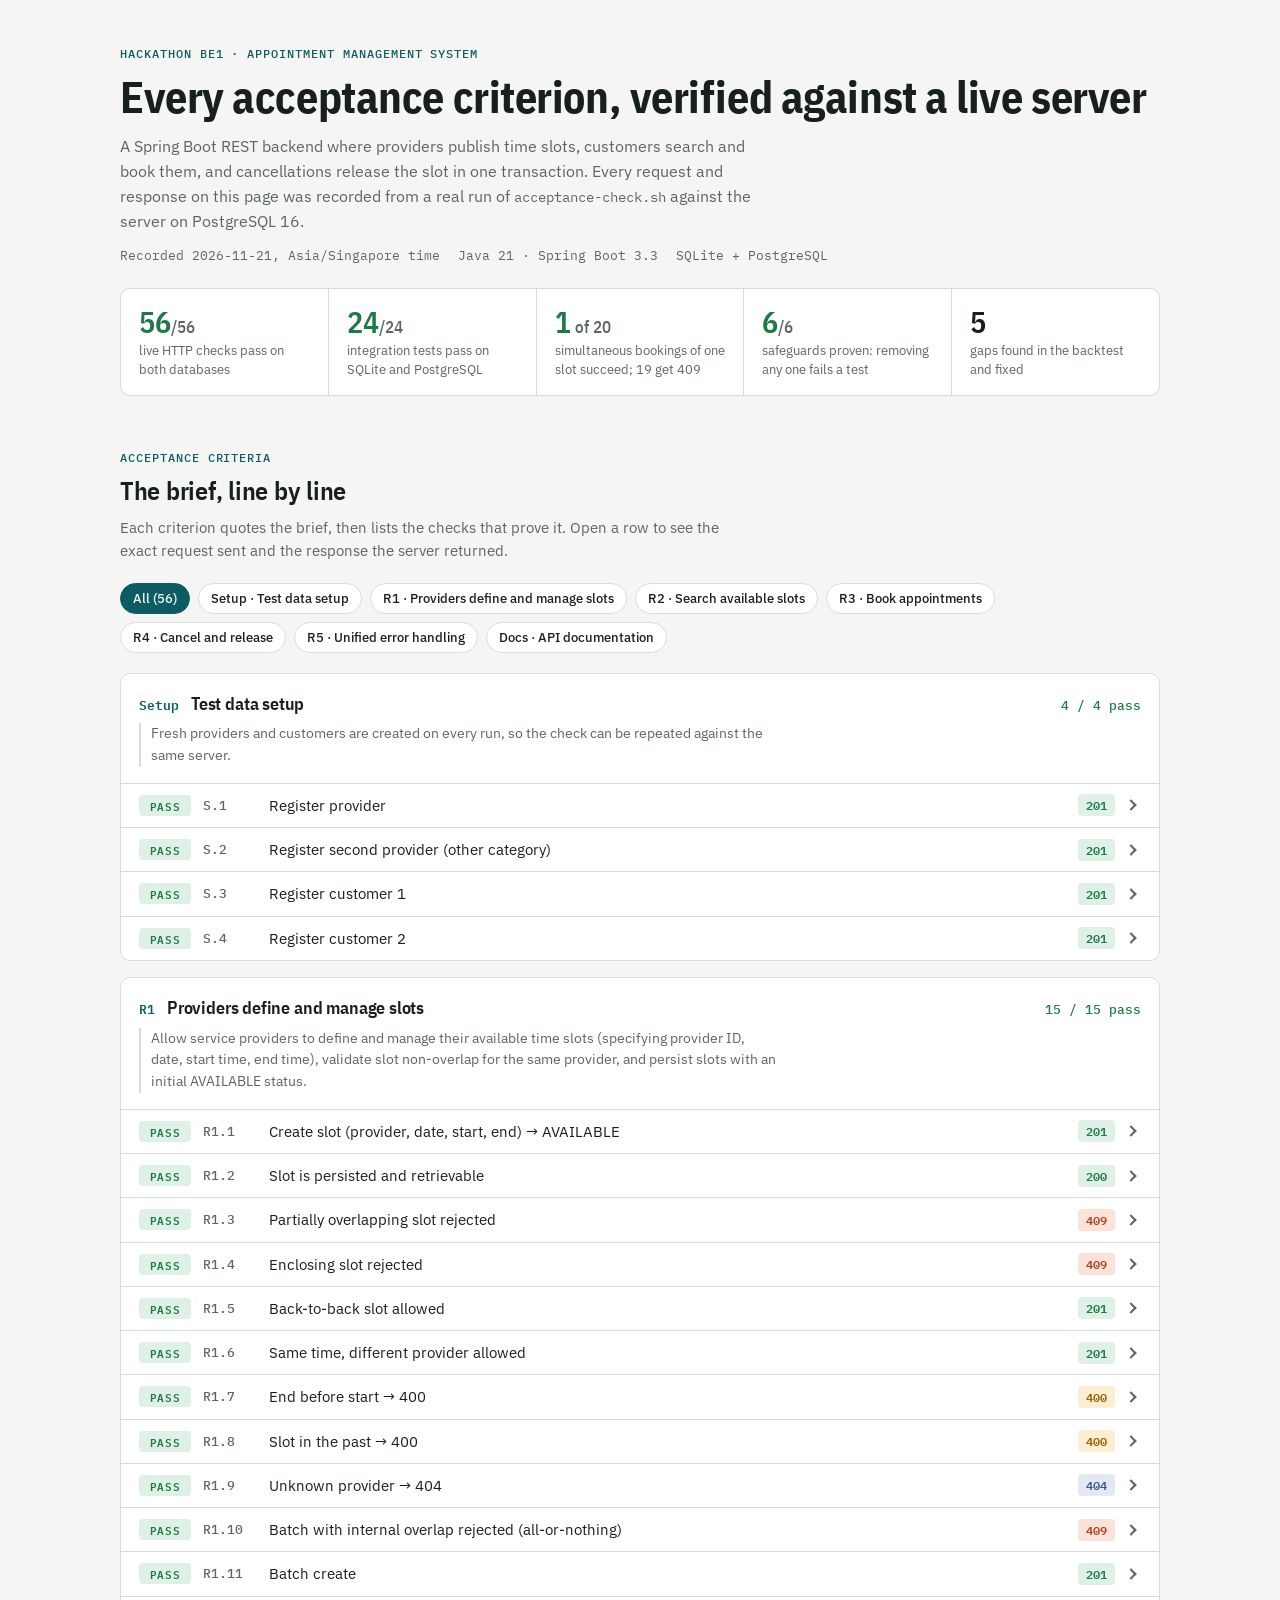
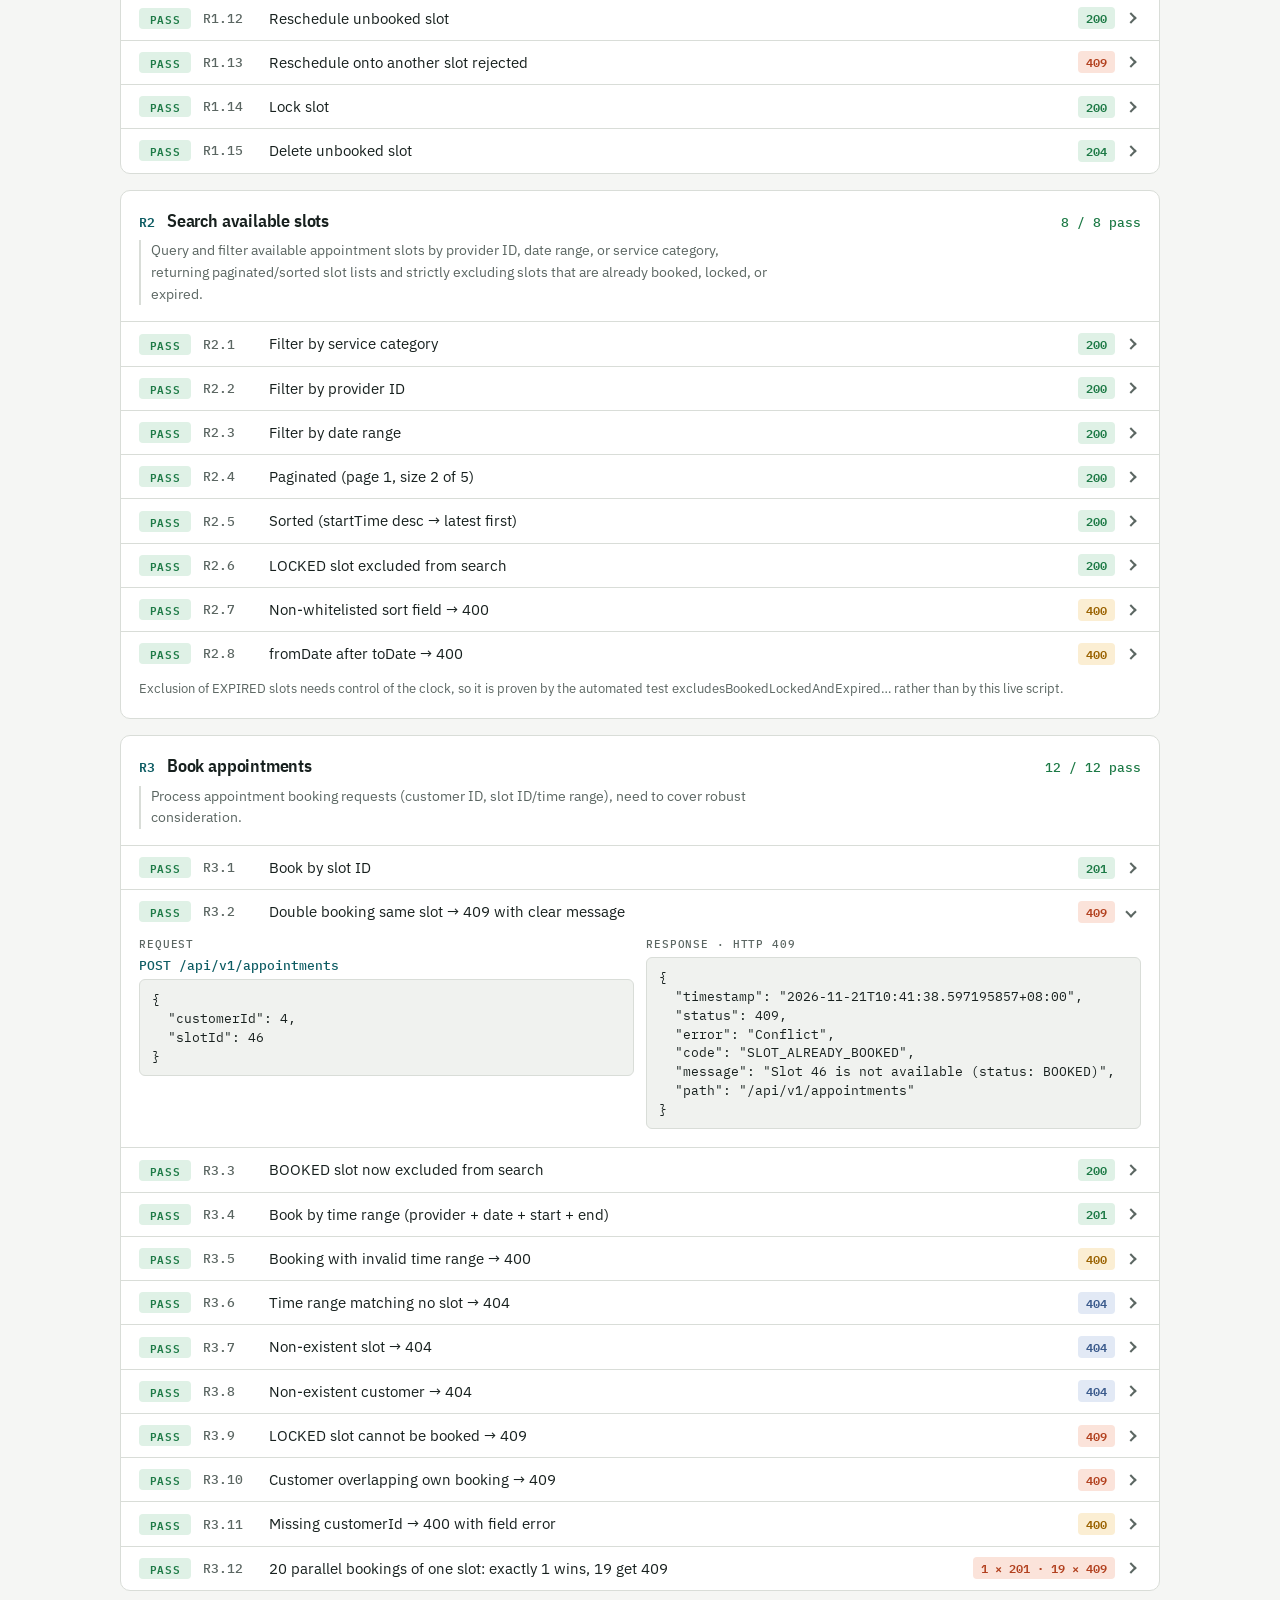
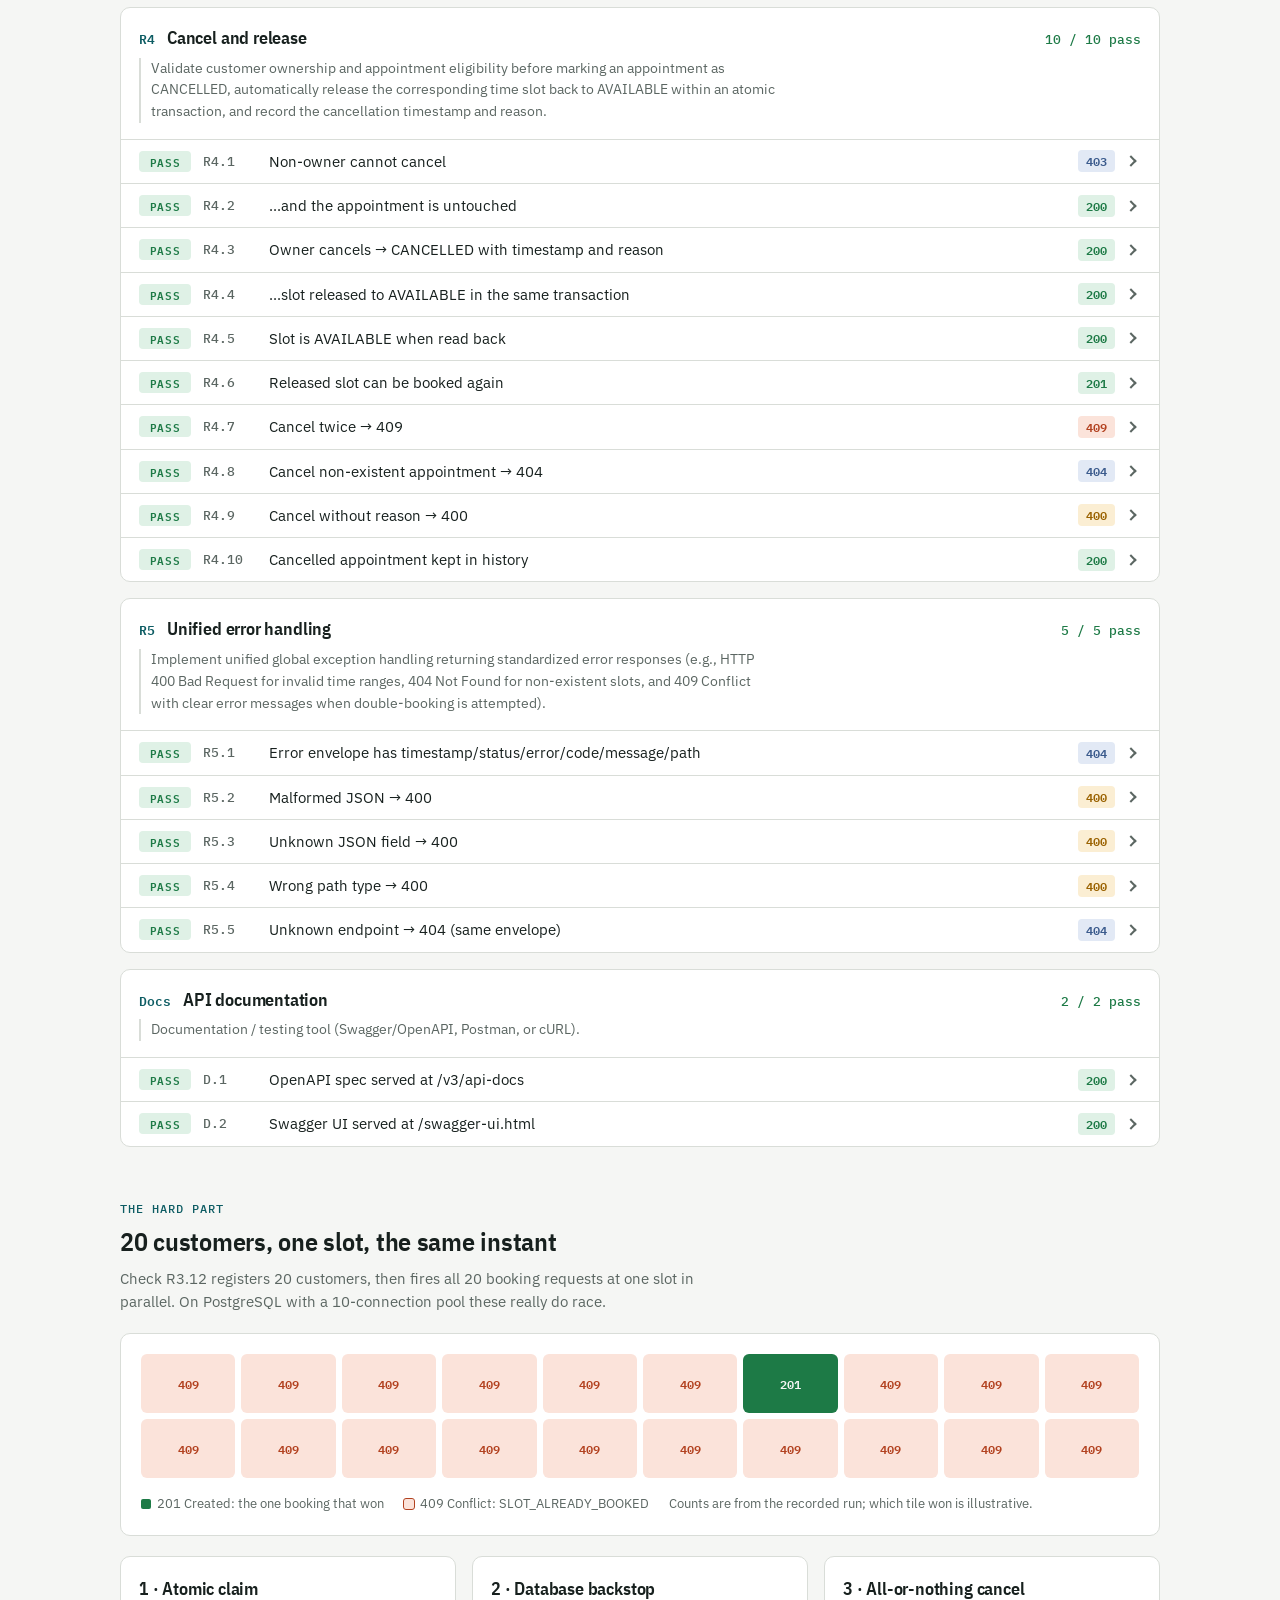
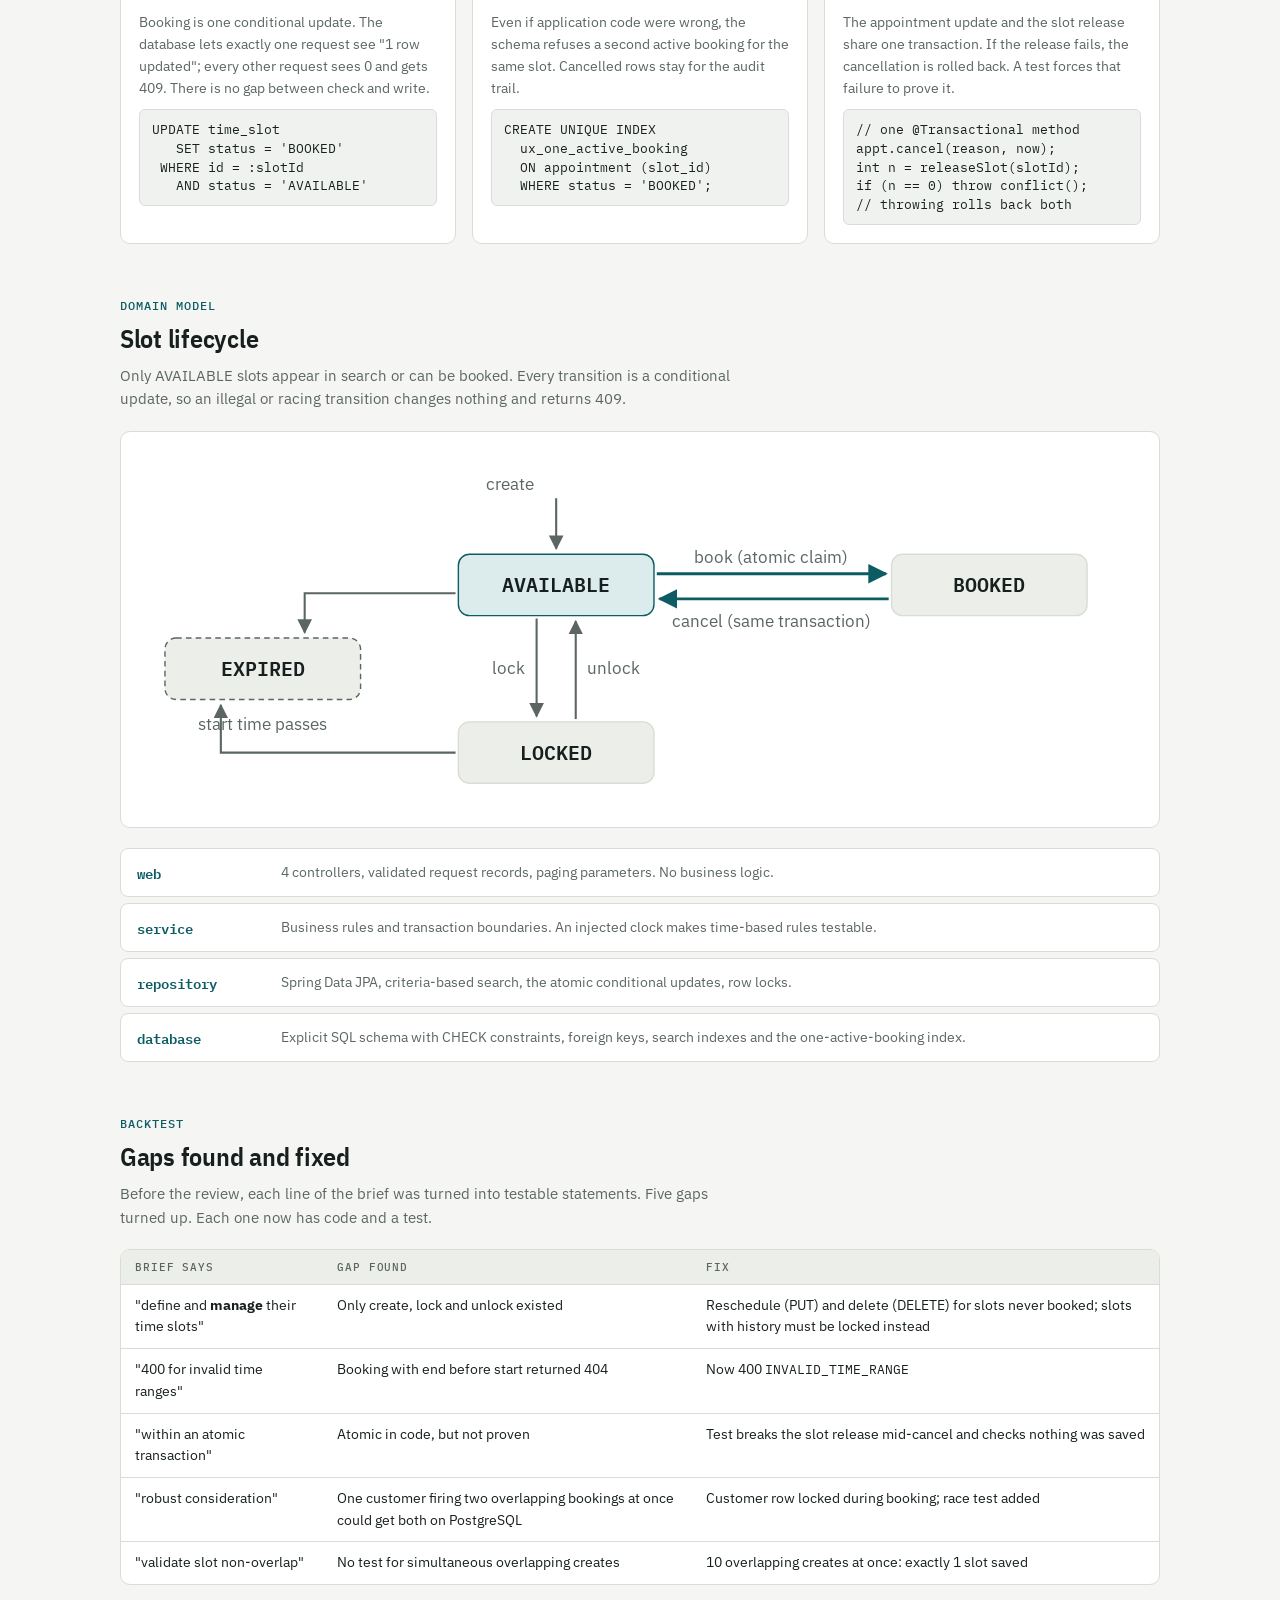
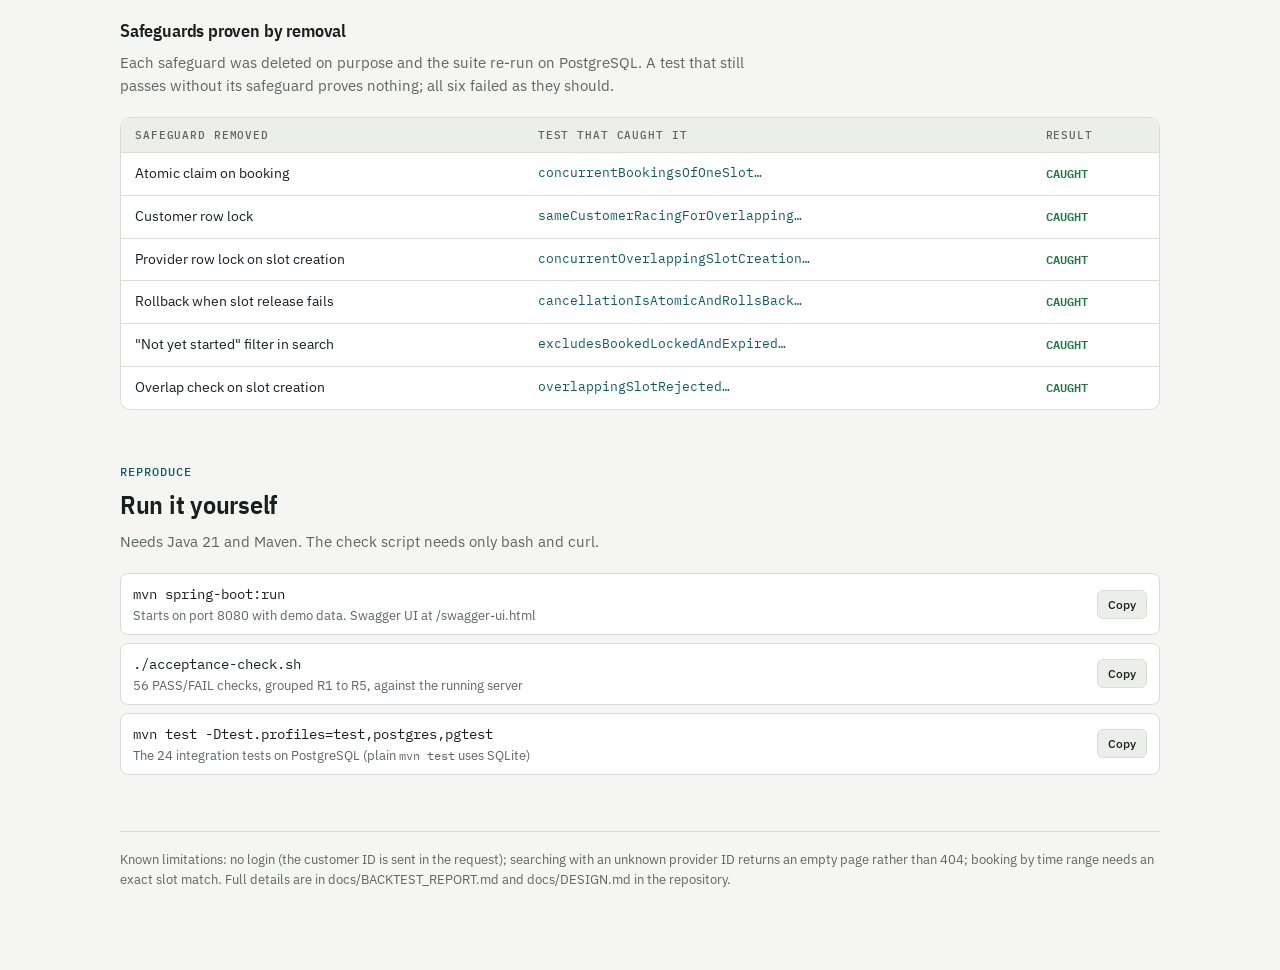
<file: docs/verification-report.html>
<!doctype html><html lang="en"><head><meta charset="utf-8"><meta name="viewport" content="width=device-width, initial-scale=1, viewport-fit=cover">
<title>BE1 Appointment Backend</title>
<meta name="claude:viewport-fit-sides" content="cover">
<link rel="preconnect" href="https://fonts.googleapis.com">
<link rel="stylesheet" href="https://fonts.googleapis.com/css2?family=IBM+Plex+Mono:wght@400;500&family=IBM+Plex+Sans+Condensed:wght@500;600;700&family=IBM+Plex+Sans:wght@400;500;600&display=swap">
<style>
/* Layout: a verification report. Summary first, then criteria as a scannable ledger with expandable evidence,
   then the mechanisms that make it correct, then the backtest. Single column, 1040px max. */
:root {
  --bg: #f5f6f4;
  --surface: #ffffff;
  --sunk: #eceeea;
  --ink: #17201e;
  --muted: #5b6662;
  --line: #d9ddd8;
  --accent: #0d5c63;
  --accent-soft: #dcebec;
  --ok: #1d7a46;  --ok-soft: #dff1e6;
  --warn: #9a6200; --warn-soft: #fbeed3;
  --info: #3a5a8c; --info-soft: #e2e9f5;
  --conf: #b2411f; --conf-soft: #fbe3da;
  --code-bg: #f0f2ef;
  --f-display: "IBM Plex Sans Condensed", "Arial Narrow", system-ui, sans-serif;
  --f-body: "IBM Plex Sans", system-ui, -apple-system, "Segoe UI", sans-serif;
  --f-mono: "IBM Plex Mono", ui-monospace, "SFMono-Regular", Menlo, Consolas, monospace;
}
@media (prefers-color-scheme: dark) { :root:not([data-theme="light"]) {
  --bg: #111615; --surface: #182020; --sunk: #0d1211; --ink: #e4ebe8; --muted: #94a29d; --line: #2a3533;
  --accent: #5fb8bf; --accent-soft: #173638;
  --ok: #5cc98a; --ok-soft: #15301f; --warn: #e3ad4f; --warn-soft: #33270f;
  --info: #8fb0e6; --info-soft: #1a2538; --conf: #f08a66; --conf-soft: #3a1d13; --code-bg: #0f1514;
  color-scheme: dark; } }
:root[data-theme="dark"] {
  --bg: #111615; --surface: #182020; --sunk: #0d1211; --ink: #e4ebe8; --muted: #94a29d; --line: #2a3533;
  --accent: #5fb8bf; --accent-soft: #173638;
  --ok: #5cc98a; --ok-soft: #15301f; --warn: #e3ad4f; --warn-soft: #33270f;
  --info: #8fb0e6; --info-soft: #1a2538; --conf: #f08a66; --conf-soft: #3a1d13; --code-bg: #0f1514;
  color-scheme: dark; }

* { box-sizing: border-box; }
body { background: var(--bg); color: var(--ink); font: 15px/1.55 var(--f-body);
  padding-left: max(16px, env(safe-area-inset-left, 0px)); padding-right: max(16px, env(safe-area-inset-right, 0px)); }
.wrap { max-width: 1040px; margin: 0 auto; padding-block: 40px 72px; display: grid; grid-template-columns: minmax(0, 1fr); gap: 56px; }
h1, h2, h3 { font-family: var(--f-display); text-wrap: balance; margin: 0; letter-spacing: -0.01em; }
h1 { font-size: clamp(30px, 5vw, 44px); line-height: 1.05; font-weight: 700; }
h2 { font-size: 26px; font-weight: 600; }
h3 { font-size: 18px; font-weight: 600; }
p { margin: 0; }
.eyebrow { font: 500 12px/1 var(--f-mono); letter-spacing: 0.08em; text-transform: uppercase; color: var(--accent); }
.lede { color: var(--muted); max-width: 66ch; font-size: 16px; }
code, .mono { font-family: var(--f-mono); font-size: 0.9em; }
section { display: grid; grid-template-columns: minmax(0, 1fr); gap: 20px; min-width: 0; }
.sec-head { display: grid; gap: 6px; }
.sec-head p { color: var(--muted); max-width: 70ch; }

/* header */
header { display: grid; gap: 14px; }
.meta { display: flex; flex-wrap: wrap; gap: 8px 18px; color: var(--muted); font: 13px var(--f-mono); }
.stats { display: grid; grid-template-columns: repeat(auto-fit, minmax(170px, 1fr)); gap: 1px; background: var(--line);
  border: 1px solid var(--line); border-radius: 10px; overflow: hidden; margin-top: 10px; }
.stat { background: var(--surface); padding: 16px 18px; display: grid; gap: 4px; align-content: start; }
.stat b { font: 600 30px/1.1 var(--f-display); font-variant-numeric: tabular-nums; }
.stat b small { font-size: 17px; color: var(--muted); font-weight: 500; }
.stat span { color: var(--muted); font-size: 13px; line-height: 1.4; }
.stat.good b { color: var(--ok); }

/* filter chips */
.filters { display: flex; flex-wrap: wrap; gap: 8px; }
.chip { font: 500 13px var(--f-body); padding: 6px 12px; border-radius: 999px; border: 1px solid var(--line);
  background: var(--surface); color: var(--ink); cursor: pointer; }
.chip:hover { border-color: var(--accent); }
.chip[aria-pressed="true"] { background: var(--accent); border-color: var(--accent); color: var(--bg); }
.chip:focus-visible, summary:focus-visible, .copy:focus-visible { outline: 2px solid var(--accent); outline-offset: 2px; }

/* criteria ledger */
.req { background: var(--surface); border: 1px solid var(--line); border-radius: 10px; overflow: hidden; }
.req-head { padding: 16px 18px; display: grid; gap: 6px; border-bottom: 1px solid var(--line); }
.req-title { display: flex; flex-wrap: wrap; align-items: baseline; gap: 6px 12px; }
.req-id { font: 600 13px var(--f-mono); color: var(--accent); }
.req-score { margin-left: auto; font: 500 13px var(--f-mono); color: var(--ok); }
.brief { color: var(--muted); font-size: 14px; border-left: 2px solid var(--line); padding-left: 10px; max-width: 80ch; }
details { border-top: 1px solid var(--line); }
details:first-of-type { border-top: 0; }
summary { list-style: none; cursor: pointer; display: grid; grid-template-columns: 52px 54px 1fr auto 14px; gap: 12px;
  align-items: center; padding: 10px 18px; }
summary::-webkit-details-marker { display: none; }
summary:hover { background: var(--sunk); }
.pill { font: 600 11px/1 var(--f-mono); letter-spacing: 0.06em; padding: 5px 0; text-align: center; border-radius: 4px;
  background: var(--ok-soft); color: var(--ok); }
.pill.fail { background: var(--conf-soft); color: var(--conf); }
.cid { font: 500 13px var(--f-mono); color: var(--muted); }
.cdesc { min-width: 0; }
.code { font: 600 12px/1 var(--f-mono); padding: 5px 8px; border-radius: 4px; font-variant-numeric: tabular-nums; white-space: nowrap; }
.c2xx { background: var(--ok-soft); color: var(--ok); }
.c400 { background: var(--warn-soft); color: var(--warn); }
.c403, .c404 { background: var(--info-soft); color: var(--info); }
.c409 { background: var(--conf-soft); color: var(--conf); }
.cmisc { background: var(--sunk); color: var(--muted); }
.caret { width: 8px; height: 8px; border-right: 2px solid var(--muted); border-bottom: 2px solid var(--muted);
  transform: rotate(-45deg); transition: transform .15s; }
details[open] .caret { transform: rotate(45deg); }
.evidence { display: grid; grid-template-columns: minmax(0, 1fr) minmax(0, 1fr); gap: 12px; padding: 4px 18px 18px; }
.pane { min-width: 0; display: grid; gap: 6px; align-content: start; }
.pane-label { font: 500 11px var(--f-mono); letter-spacing: 0.08em; text-transform: uppercase; color: var(--muted); }
pre { margin: 0; background: var(--code-bg); border: 1px solid var(--line); border-radius: 6px; padding: 10px 12px;
  font: 12.5px/1.5 var(--f-mono); overflow: auto; max-height: 300px; white-space: pre; color: var(--ink); }
.reqline { font: 500 12.5px var(--f-mono); color: var(--accent); word-break: break-all; }
.note { font-size: 13px; color: var(--muted); padding: 4px 18px 18px; }

/* race */
.race { background: var(--surface); border: 1px solid var(--line); border-radius: 10px; padding: 20px; display: grid; gap: 16px; }
.lanes { display: grid; grid-template-columns: repeat(10, 1fr); gap: 6px; }
.lane { aspect-ratio: 1.6; max-width: 100%; border-radius: 6px; display: grid; place-items: center; font: 600 12px var(--f-mono);
  background: var(--conf-soft); color: var(--conf); }
.lane.win { background: var(--ok); color: var(--bg); }
.legend { display: flex; flex-wrap: wrap; gap: 8px 20px; font-size: 13px; color: var(--muted); }
.legend i { display: inline-block; width: 10px; height: 10px; border-radius: 2px; margin-right: 6px; vertical-align: -1px; }

/* mechanisms */
.mechs { display: grid; grid-template-columns: repeat(auto-fit, minmax(300px, 1fr)); gap: 16px; }
.mech { background: var(--surface); border: 1px solid var(--line); border-radius: 10px; padding: 18px; display: grid; gap: 10px; align-content: start; min-width: 0; }
.mech p { color: var(--muted); font-size: 14px; }
.diagram { background: var(--surface); border: 1px solid var(--line); border-radius: 10px; padding: 16px; overflow-x: auto; }
.diagram svg { display: block; width: 100%; min-width: 560px; height: auto; }
.svg-node { fill: var(--sunk); stroke: var(--line); }
.svg-node.main { fill: var(--accent-soft); stroke: var(--accent); }
.svg-node.end { fill: var(--sunk); stroke: var(--muted); stroke-dasharray: 4 3; }
.svg-t { fill: var(--ink); font: 600 14px var(--f-mono); }
.svg-l { fill: var(--muted); font: 12px var(--f-body); }
.svg-e { stroke: var(--muted); fill: none; stroke-width: 1.5; }
.svg-e.hot { stroke: var(--accent); stroke-width: 2; }
.arrowhead { fill: var(--muted); }
.arrowhead.hot { fill: var(--accent); }

/* layers */
.layers { display: grid; gap: 6px; }
.layer { display: grid; grid-template-columns: 130px 1fr; gap: 14px; align-items: center; background: var(--surface);
  border: 1px solid var(--line); border-radius: 8px; padding: 12px 16px; }
.layer b { font: 600 14px var(--f-mono); color: var(--accent); }
.layer span { color: var(--muted); font-size: 14px; min-width: 0; }

/* tables */
.tbl { overflow-x: auto; background: var(--surface); border: 1px solid var(--line); border-radius: 10px; }
table { border-collapse: collapse; width: 100%; font-size: 14px; }
th, td { text-align: left; padding: 10px 14px; border-bottom: 1px solid var(--line); vertical-align: top; }
th { font: 500 11px var(--f-mono); letter-spacing: 0.08em; text-transform: uppercase; color: var(--muted); background: var(--sunk); }
tr:last-child td { border-bottom: 0; }
td.k { font-family: var(--f-mono); font-size: 13px; color: var(--accent); white-space: nowrap; }
.caught { color: var(--ok); font: 600 12px var(--f-mono); white-space: nowrap; }

/* run */
.cmds { display: grid; gap: 8px; }
.cmd { display: grid; grid-template-columns: minmax(0, 1fr) auto; gap: 10px; align-items: center; background: var(--surface);
  border: 1px solid var(--line); border-radius: 8px; padding: 10px 12px; }
.cmd > div { min-width: 0; display: grid; }
.cmd code { overflow-x: auto; white-space: nowrap; min-width: 0; }
.cmd small { display: block; color: var(--muted); font: 13px var(--f-body); margin-top: 2px; }
.copy { font: 500 12px var(--f-body); padding: 6px 10px; border-radius: 6px; border: 1px solid var(--line);
  background: var(--sunk); color: var(--ink); cursor: pointer; }
footer { color: var(--muted); font-size: 13px; border-top: 1px solid var(--line); padding-top: 18px; }

@media (max-width: 680px) {
  summary { grid-template-columns: 46px 1fr auto 12px; }
  summary .cid { display: none; }
  .evidence { grid-template-columns: minmax(0, 1fr); }
  .lanes { grid-template-columns: repeat(5, 1fr); }
  .layer { grid-template-columns: 1fr; gap: 4px; }
}
@media (prefers-reduced-motion: reduce) { .caret { transition: none; } }
</style>
</head><body>

<div class="wrap">
  <header>
    <div class="eyebrow">Hackathon BE1 · Appointment Management System</div>
    <h1>Every acceptance criterion, verified against a live server</h1>
    <p class="lede">A Spring Boot REST backend where providers publish time slots, customers search and book them, and cancellations release the slot in one transaction. Every request and response on this page was recorded from a real run of <code>acceptance-check.sh</code> against the server on PostgreSQL 16.</p>
    <div class="meta"><span>Recorded 2026-11-21, Asia/Singapore time</span><span>Java 21 · Spring Boot 3.3</span><span>SQLite + PostgreSQL</span></div>
    <div class="stats">
      <div class="stat good"><b>56<small>/56</small></b><span>live HTTP checks pass on both databases</span></div>
      <div class="stat good"><b>24<small>/24</small></b><span>integration tests pass on SQLite and PostgreSQL</span></div>
      <div class="stat good"><b>1<small> of 20</small></b><span>simultaneous bookings of one slot succeed; 19 get 409</span></div>
      <div class="stat good"><b>6<small>/6</small></b><span>safeguards proven: removing any one fails a test</span></div>
      <div class="stat"><b>5</b><span>gaps found in the backtest and fixed</span></div>
    </div>
  </header>

  <section id="criteria" aria-labelledby="h-criteria">
    <div class="sec-head">
      <div class="eyebrow">Acceptance criteria</div>
      <h2 id="h-criteria">The brief, line by line</h2>
      <p>Each criterion quotes the brief, then lists the checks that prove it. Open a row to see the exact request sent and the response the server returned.</p>
    </div>
    <div class="filters" role="group" aria-label="Filter by criterion" id="filters"></div>
    <div id="ledger" style="display:grid;gap:16px"></div>
  </section>

  <section aria-labelledby="h-race">
    <div class="sec-head">
      <div class="eyebrow">The hard part</div>
      <h2 id="h-race">20 customers, one slot, the same instant</h2>
      <p>Check R3.12 registers 20 customers, then fires all 20 booking requests at one slot in parallel. On PostgreSQL with a 10-connection pool these really do race.</p>
    </div>
    <div class="race">
      <div class="lanes" id="lanes" aria-label="Results of 20 parallel booking requests"></div>
      <div class="legend"><span><i style="background:var(--ok)"></i>201 Created: the one booking that won</span><span><i style="background:var(--conf-soft);outline:1px solid var(--conf)"></i>409 Conflict: SLOT_ALREADY_BOOKED</span><span>Counts are from the recorded run; which tile won is illustrative.</span></div>
    </div>
    <div class="mechs">
      <div class="mech">
        <h3>1 · Atomic claim</h3>
        <p>Booking is one conditional update. The database lets exactly one request see "1 row updated"; every other request sees 0 and gets 409. There is no gap between check and write.</p>
        <pre>UPDATE time_slot
   SET status = 'BOOKED'
 WHERE id = :slotId
   AND status = 'AVAILABLE'</pre>
      </div>
      <div class="mech">
        <h3>2 · Database backstop</h3>
        <p>Even if application code were wrong, the schema refuses a second active booking for the same slot. Cancelled rows stay for the audit trail.</p>
        <pre>CREATE UNIQUE INDEX
  ux_one_active_booking
  ON appointment (slot_id)
  WHERE status = 'BOOKED';</pre>
      </div>
      <div class="mech">
        <h3>3 · All-or-nothing cancel</h3>
        <p>The appointment update and the slot release share one transaction. If the release fails, the cancellation is rolled back. A test forces that failure to prove it.</p>
        <pre>// one @Transactional method
appt.cancel(reason, now);
int n = releaseSlot(slotId);
if (n == 0) throw conflict();
// throwing rolls back both</pre>
      </div>
    </div>
  </section>

  <section aria-labelledby="h-life">
    <div class="sec-head">
      <div class="eyebrow">Domain model</div>
      <h2 id="h-life">Slot lifecycle</h2>
      <p>Only AVAILABLE slots appear in search or can be booked. Every transition is a conditional update, so an illegal or racing transition changes nothing and returns 409.</p>
    </div>
    <div class="diagram">
      <svg viewBox="0 0 720 260" role="img" aria-label="Slot states: AVAILABLE goes to BOOKED by booking and back by cancellation; AVAILABLE goes to LOCKED by lock and back by unlock; AVAILABLE or LOCKED become EXPIRED when the start time passes.">
        <defs>
          <marker id="ar" viewBox="0 0 10 10" refX="9" refY="5" markerWidth="7" markerHeight="7" orient="auto"><path class="arrowhead" d="M0,0 L10,5 L0,10 z"/></marker>
          <marker id="arh" viewBox="0 0 10 10" refX="9" refY="5" markerWidth="7" markerHeight="7" orient="auto"><path class="arrowhead hot" d="M0,0 L10,5 L0,10 z"/></marker>
        </defs>
        <text class="svg-l" x="250" y="30">create</text>
        <path class="svg-e" d="M300 36 L300 72" marker-end="url(#ar)"/>
        <rect class="svg-node main" x="230" y="76" width="140" height="44" rx="8"/>
        <text class="svg-t" x="300" y="103" text-anchor="middle">AVAILABLE</text>
        <rect class="svg-node" x="540" y="76" width="140" height="44" rx="8"/>
        <text class="svg-t" x="610" y="103" text-anchor="middle">BOOKED</text>
        <path class="svg-e hot" d="M372 90 L536 90" marker-end="url(#arh)"/>
        <text class="svg-l" x="454" y="82" text-anchor="middle">book (atomic claim)</text>
        <path class="svg-e hot" d="M538 108 L374 108" marker-end="url(#arh)"/>
        <text class="svg-l" x="454" y="128" text-anchor="middle">cancel (same transaction)</text>
        <rect class="svg-node" x="230" y="196" width="140" height="44" rx="8"/>
        <text class="svg-t" x="300" y="223" text-anchor="middle">LOCKED</text>
        <path class="svg-e" d="M286 122 L286 192" marker-end="url(#ar)"/>
        <text class="svg-l" x="278" y="162" text-anchor="end">lock</text>
        <path class="svg-e" d="M314 194 L314 124" marker-end="url(#ar)"/>
        <text class="svg-l" x="322" y="162">unlock</text>
        <rect class="svg-node end" x="20" y="136" width="140" height="44" rx="8"/>
        <text class="svg-t" x="90" y="163" text-anchor="middle">EXPIRED</text>
        <path class="svg-e" d="M228 104 L120 104 L120 132" marker-end="url(#ar)"/>
        <path class="svg-e" d="M228 218 L60 218 L60 184" marker-end="url(#ar)"/>
        <text class="svg-l" x="90" y="202" text-anchor="middle">start time passes</text>
      </svg>
    </div>
    <div class="layers" aria-label="Application layers">
      <div class="layer"><b>web</b><span>4 controllers, validated request records, paging parameters. No business logic.</span></div>
      <div class="layer"><b>service</b><span>Business rules and transaction boundaries. An injected clock makes time-based rules testable.</span></div>
      <div class="layer"><b>repository</b><span>Spring Data JPA, criteria-based search, the atomic conditional updates, row locks.</span></div>
      <div class="layer"><b>database</b><span>Explicit SQL schema with CHECK constraints, foreign keys, search indexes and the one-active-booking index.</span></div>
    </div>
  </section>

  <section aria-labelledby="h-back">
    <div class="sec-head">
      <div class="eyebrow">Backtest</div>
      <h2 id="h-back">Gaps found and fixed</h2>
      <p>Before the review, each line of the brief was turned into testable statements. Five gaps turned up. Each one now has code and a test.</p>
    </div>
    <div class="tbl"><table>
      <thead><tr><th>Brief says</th><th>Gap found</th><th>Fix</th></tr></thead>
      <tbody>
        <tr><td>"define and <b>manage</b> their time slots"</td><td>Only create, lock and unlock existed</td><td>Reschedule (PUT) and delete (DELETE) for slots never booked; slots with history must be locked instead</td></tr>
        <tr><td>"400 for invalid time ranges"</td><td>Booking with end before start returned 404</td><td>Now 400 <code>INVALID_TIME_RANGE</code></td></tr>
        <tr><td>"within an atomic transaction"</td><td>Atomic in code, but not proven</td><td>Test breaks the slot release mid-cancel and checks nothing was saved</td></tr>
        <tr><td>"robust consideration"</td><td>One customer firing two overlapping bookings at once could get both on PostgreSQL</td><td>Customer row locked during booking; race test added</td></tr>
        <tr><td>"validate slot non-overlap"</td><td>No test for simultaneous overlapping creates</td><td>10 overlapping creates at once: exactly 1 slot saved</td></tr>
      </tbody>
    </table></div>
    <div class="sec-head" style="margin-top:12px">
      <h3>Safeguards proven by removal</h3>
      <p>Each safeguard was deleted on purpose and the suite re-run on PostgreSQL. A test that still passes without its safeguard proves nothing; all six failed as they should.</p>
    </div>
    <div class="tbl"><table>
      <thead><tr><th>Safeguard removed</th><th>Test that caught it</th><th>Result</th></tr></thead>
      <tbody>
        <tr><td>Atomic claim on booking</td><td class="k">concurrentBookingsOfOneSlot…</td><td class="caught">CAUGHT</td></tr>
        <tr><td>Customer row lock</td><td class="k">sameCustomerRacingForOverlapping…</td><td class="caught">CAUGHT</td></tr>
        <tr><td>Provider row lock on slot creation</td><td class="k">concurrentOverlappingSlotCreation…</td><td class="caught">CAUGHT</td></tr>
        <tr><td>Rollback when slot release fails</td><td class="k">cancellationIsAtomicAndRollsBack…</td><td class="caught">CAUGHT</td></tr>
        <tr><td>"Not yet started" filter in search</td><td class="k">excludesBookedLockedAndExpired…</td><td class="caught">CAUGHT</td></tr>
        <tr><td>Overlap check on slot creation</td><td class="k">overlappingSlotRejected…</td><td class="caught">CAUGHT</td></tr>
      </tbody>
    </table></div>
  </section>

  <section aria-labelledby="h-run">
    <div class="sec-head">
      <div class="eyebrow">Reproduce</div>
      <h2 id="h-run">Run it yourself</h2>
      <p>Needs Java 21 and Maven. The check script needs only bash and curl.</p>
    </div>
    <div class="cmds">
      <div class="cmd"><div><code>mvn spring-boot:run</code><small>Starts on port 8080 with demo data. Swagger UI at /swagger-ui.html</small></div><button class="copy" type="button">Copy</button></div>
      <div class="cmd"><div><code>./acceptance-check.sh</code><small>56 PASS/FAIL checks, grouped R1 to R5, against the running server</small></div><button class="copy" type="button">Copy</button></div>
      <div class="cmd"><div><code>mvn test -Dtest.profiles=test,postgres,pgtest</code><small>The 24 integration tests on PostgreSQL (plain <code>mvn test</code> uses SQLite)</small></div><button class="copy" type="button">Copy</button></div>
    </div>
  </section>

  <footer>Known limitations: no login (the customer ID is sent in the request); searching with an unknown provider ID returns an empty page rather than 404; booking by time range needs an exact slot match. Full details are in docs/BACKTEST_REPORT.md and docs/DESIGN.md in the repository.</footer>
</div>

<script id="data" type="application/json">[{"id":"S.1","desc":"Register provider","want":"201","got":"201","ok":true,"call":{"method":"POST","path":"/providers","req":"{\n  \"name\": \"Acceptance Legal\",\n  \"serviceCategory\": \"ACC_150306626\"\n}","code":"201","res":"{\n  \"id\": 4,\n  \"name\": \"Acceptance Legal\",\n  \"serviceCategory\": \"ACC_150306626\",\n  \"createdAt\": \"2026-11-21T10:41:37.670128916\"\n}"}},{"id":"S.2","desc":"Register second provider (other category)","want":"201","got":"201","ok":true,"call":{"method":"POST","path":"/providers","req":"{\n  \"name\": \"Acceptance Tax\",\n  \"serviceCategory\": \"ACC_150306626_TAX\"\n}","code":"201","res":"{\n  \"id\": 5,\n  \"name\": \"Acceptance Tax\",\n  \"serviceCategory\": \"ACC_150306626_TAX\",\n  \"createdAt\": \"2026-11-21T10:41:37.70578955\"\n}"}},{"id":"S.3","desc":"Register customer 1","want":"201","got":"201","ok":true,"call":{"method":"POST","path":"/customers","req":"{\n  \"name\": \"Ann\",\n  \"email\": \"ann.ACC_150306626@example.com\"\n}","code":"201","res":"{\n  \"id\": 3,\n  \"name\": \"Ann\",\n  \"email\": \"ann.acc_150306626@example.com\",\n  \"createdAt\": \"2026-11-21T10:41:37.747105152\"\n}"}},{"id":"S.4","desc":"Register customer 2","want":"201","got":"201","ok":true,"call":{"method":"POST","path":"/customers","req":"{\n  \"name\": \"Ben\",\n  \"email\": \"ben.ACC_150306626@example.com\"\n}","code":"201","res":"{\n  \"id\": 4,\n  \"name\": \"Ben\",\n  \"email\": \"ben.acc_150306626@example.com\",\n  \"createdAt\": \"2026-11-21T10:41:37.772045666\"\n}"}},{"id":"R1.1","desc":"Create slot (provider, date, start, end) -> AVAILABLE","want":"201","got":"201","ok":true,"call":{"method":"POST","path":"/providers/4/slots","req":"{\n  \"date\": \"2026-12-31\",\n  \"startTime\": \"09:00\",\n  \"endTime\": \"10:00\"\n}","code":"201","res":"{\n  \"id\": 46,\n  \"providerId\": 4,\n  \"providerName\": \"Acceptance Legal\",\n  \"serviceCategory\": \"ACC_150306626\",\n  \"date\": \"2026-12-31\",\n  \"startTime\": \"09:00\",\n  \"endTime\": \"10:00\",\n  \"status\": \"AVAILABLE\"\n}"}},{"id":"R1.2","desc":"Slot is persisted and retrievable","want":"200","got":"200","ok":true,"call":{"method":"GET","path":"/providers/4/slots/46","req":"","code":"200","res":"{\n  \"id\": 46,\n  \"providerId\": 4,\n  \"providerName\": \"Acceptance Legal\",\n  \"serviceCategory\": \"ACC_150306626\",\n  \"date\": \"2026-12-31\",\n  \"startTime\": \"09:00\",\n  \"endTime\": \"10:00\",\n  \"status\": \"AVAILABLE\"\n}"}},{"id":"R1.3","desc":"Partially overlapping slot rejected","want":"409","got":"409","ok":true,"call":{"method":"POST","path":"/providers/4/slots","req":"{\n  \"date\": \"2026-12-31\",\n  \"startTime\": \"09:30\",\n  \"endTime\": \"10:30\"\n}","code":"409","res":"{\n  \"timestamp\": \"2026-11-21T10:41:37.891663259+08:00\",\n  \"status\": 409,\n  \"error\": \"Conflict\",\n  \"code\": \"SLOT_OVERLAP\",\n  \"message\": \"Slot 2026-12-31T09:30-10:30 overlaps existing slot(s) for provider 4: #46 2026-12-31T09:00-10:00 (AVAILABLE)\",\n  \"path\": \"/api/v1/providers/4/slots\"\n}"}},{"id":"R1.4","desc":"Enclosing slot rejected","want":"409","got":"409","ok":true,"call":{"method":"POST","path":"/providers/4/slots","req":"{\n  \"date\": \"2026-12-31\",\n  \"startTime\": \"08:00\",\n  \"endTime\": \"12:00\"\n}","code":"409","res":"{\n  \"timestamp\": \"2026-11-21T10:41:37.919202946+08:00\",\n  \"status\": 409,\n  \"error\": \"Conflict\",\n  \"code\": \"SLOT_OVERLAP\",\n  \"message\": \"Slot 2026-12-31T08:00-12:00 overlaps existing slot(s) for provider 4: #46 2026-12-31T09:00-10:00 (AVAILABLE)\",\n  \"path\": \"/api/v1/providers/4/slots\"\n}"}},{"id":"R1.5","desc":"Back-to-back slot allowed","want":"201","got":"201","ok":true,"call":{"method":"POST","path":"/providers/4/slots","req":"{\n  \"date\": \"2026-12-31\",\n  \"startTime\": \"10:00\",\n  \"endTime\": \"11:00\"\n}","code":"201","res":"{\n  \"id\": 47,\n  \"providerId\": 4,\n  \"providerName\": \"Acceptance Legal\",\n  \"serviceCategory\": \"ACC_150306626\",\n  \"date\": \"2026-12-31\",\n  \"startTime\": \"10:00\",\n  \"endTime\": \"11:00\",\n  \"status\": \"AVAILABLE\"\n}"}},{"id":"R1.6","desc":"Same time, different provider allowed","want":"201","got":"201","ok":true,"call":{"method":"POST","path":"/providers/5/slots","req":"{\n  \"date\": \"2026-12-31\",\n  \"startTime\": \"09:00\",\n  \"endTime\": \"10:00\"\n}","code":"201","res":"{\n  \"id\": 48,\n  \"providerId\": 5,\n  \"providerName\": \"Acceptance Tax\",\n  \"serviceCategory\": \"ACC_150306626_TAX\",\n  \"date\": \"2026-12-31\",\n  \"startTime\": \"09:00\",\n  \"endTime\": \"10:00\",\n  \"status\": \"AVAILABLE\"\n}"}},{"id":"R1.7","desc":"End before start -> 400","want":"400","got":"400","ok":true,"call":{"method":"POST","path":"/providers/4/slots","req":"{\n  \"date\": \"2026-12-31\",\n  \"startTime\": \"12:00\",\n  \"endTime\": \"11:00\"\n}","code":"400","res":"{\n  \"timestamp\": \"2026-11-21T10:41:37.991936189+08:00\",\n  \"status\": 400,\n  \"error\": \"Bad Request\",\n  \"code\": \"INVALID_TIME_RANGE\",\n  \"message\": \"endTime (11:00) must be after startTime (12:00)\",\n  \"path\": \"/api/v1/providers/4/slots\"\n}"}},{"id":"R1.8","desc":"Slot in the past -> 400","want":"400","got":"400","ok":true,"call":{"method":"POST","path":"/providers/4/slots","req":"{\n  \"date\": \"2020-01-01\",\n  \"startTime\": \"09:00\",\n  \"endTime\": \"10:00\"\n}","code":"400","res":"{\n  \"timestamp\": \"2026-11-21T10:41:38.008238156+08:00\",\n  \"status\": 400,\n  \"error\": \"Bad Request\",\n  \"code\": \"INVALID_TIME_RANGE\",\n  \"message\": \"Slot start 2020-01-01T09:00 is in the past\",\n  \"path\": \"/api/v1/providers/4/slots\"\n}"}},{"id":"R1.9","desc":"Unknown provider -> 404","want":"404","got":"404","ok":true,"call":{"method":"POST","path":"/providers/999999/slots","req":"{\n  \"date\": \"2026-12-31\",\n  \"startTime\": \"09:00\",\n  \"endTime\": \"10:00\"\n}","code":"404","res":"{\n  \"timestamp\": \"2026-11-21T10:41:38.030069698+08:00\",\n  \"status\": 404,\n  \"error\": \"Not Found\",\n  \"code\": \"PROVIDER_NOT_FOUND\",\n  \"message\": \"Provider 999999 not found\",\n  \"path\": \"/api/v1/providers/999999/slots\"\n}"}},{"id":"R1.10","desc":"Batch with internal overlap rejected (all-or-nothing)","want":"409","got":"409","ok":true,"call":{"method":"POST","path":"/providers/4/slots/batch","req":"{\n  \"slots\": [\n    {\n      \"date\": \"2026-12-31\",\n      \"startTime\": \"13:00\",\n      \"endTime\": \"14:00\"\n    },\n    {\n      \"date\": \"2026-12-31\",\n      \"startTime\": \"13:30\",\n      \"endTime\": \"14:30\"\n    }\n  ]\n}","code":"409","res":"{\n  \"timestamp\": \"2026-11-21T10:41:38.066853235+08:00\",\n  \"status\": 409,\n  \"error\": \"Conflict\",\n  \"code\": \"SLOT_OVERLAP\",\n  \"message\": \"Slots in the request overlap each other: 2026-12-31T13:00-14:00 and 2026-12-31T13:30-14:30\",\n  \"path\": \"/api/v1/providers/4/slots/batch\"\n}"}},{"id":"R1.11","desc":"Batch create","want":"201","got":"201","ok":true,"call":{"method":"POST","path":"/providers/4/slots/batch","req":"{\n  \"slots\": [\n    {\n      \"date\": \"2026-12-31\",\n      \"startTime\": \"13:00\",\n      \"endTime\": \"14:00\"\n    },\n    {\n      \"date\": \"2026-12-31\",\n      \"startTime\": \"14:00\",\n      \"endTime\": \"15:00\"\n    },\n    {\n      \"date\": \"2027-01-01\",\n      \"startTime\": \"09:00\",\n      \"endTime\": \"10:00\"\n    }\n  ]\n}","code":"201","res":"[\n  {\n    \"id\": 49,\n    \"providerId\": 4,\n    \"providerName\": \"Acceptance Legal\",\n    \"serviceCategory\": \"ACC_150306626\",\n    \"date\": \"2026-12-31\",\n    \"startTime\": \"13:00\",\n    \"endTime\": \"14:00\",\n    \"status\": \"AVAILABLE\"\n  },\n  {\n    \"id\": 50,\n    \"providerId\": 4,\n    \"providerName\": \"Acceptance Legal\",\n    \"serviceCategory\": \"ACC_150306626\",\n    \"date\": \"2026-12-31\",\n    \"startTime\": \"14:00\",\n    \"endTime\": \"15:00\",\n    \"status\": \"AVAILABLE\"\n  },\n  {\n    \"id\": 51,\n    \"providerId\": 4,\n    \"providerName\": \"Acceptance Legal\",\n    \"serviceCategory\": \"ACC_150306626\",\n    \"date\": \"2027-01-01\",\n    \"startTime\": \"09:00\",\n    \"endTime\": \"10:00\",\n    \"status\": \"AVAILABLE\"\n  }\n]"}},{"id":"R1.12","desc":"Reschedule unbooked slot","want":"200","got":"200","ok":true,"call":{"method":"PUT","path":"/providers/4/slots/47","req":"{\n  \"date\": \"2026-12-31\",\n  \"startTime\": \"10:15\",\n  \"endTime\": \"11:15\"\n}","code":"200","res":"{\n  \"id\": 47,\n  \"providerId\": 4,\n  \"providerName\": \"Acceptance Legal\",\n  \"serviceCategory\": \"ACC_150306626\",\n  \"date\": \"2026-12-31\",\n  \"startTime\": \"10:15\",\n  \"endTime\": \"11:15\",\n  \"status\": \"AVAILABLE\"\n}"}},{"id":"R1.13","desc":"Reschedule onto another slot rejected","want":"409","got":"409","ok":true,"call":{"method":"PUT","path":"/providers/4/slots/47","req":"{\n  \"date\": \"2026-12-31\",\n  \"startTime\": \"09:30\",\n  \"endTime\": \"10:30\"\n}","code":"409","res":"{\n  \"timestamp\": \"2026-11-21T10:41:38.171192196+08:00\",\n  \"status\": 409,\n  \"error\": \"Conflict\",\n  \"code\": \"SLOT_OVERLAP\",\n  \"message\": \"Slot 2026-12-31T09:30-10:30 overlaps existing slot(s) for provider 4: #46\",\n  \"path\": \"/api/v1/providers/4/slots/47\"\n}"}},{"id":"R1.14","desc":"Lock slot","want":"200","got":"200","ok":true,"call":{"method":"POST","path":"/providers/4/slots/52/lock","req":"","code":"200","res":"{\n  \"id\": 52,\n  \"providerId\": 4,\n  \"providerName\": \"Acceptance Legal\",\n  \"serviceCategory\": \"ACC_150306626\",\n  \"date\": \"2026-12-31\",\n  \"startTime\": \"16:00\",\n  \"endTime\": \"17:00\",\n  \"status\": \"LOCKED\"\n}"}},{"id":"R1.15","desc":"Delete unbooked slot","want":"204","got":"204","ok":true,"call":{"method":"DELETE","path":"/providers/4/slots/53","req":"","code":"204","res":""}},{"id":"R2.1","desc":"Filter by service category","want":"200","got":"200","ok":true,"call":{"method":"GET","path":"/slots/available?serviceCategory=ACC_150306626","req":"","code":"200","res":"{\n  \"content\": [\n    {\n      \"id\": 46,\n      \"providerId\": 4,\n      \"providerName\": \"Acceptance Legal\",\n      \"serviceCategory\": \"ACC_150306626\",\n      \"date\": \"2026-12-31\",\n      \"startTime\": \"09:00\",\n      \"endTime\": \"10:00\",\n      \"status\": \"AVAILABLE\"\n    },\n    {\n      \"id\": 47,\n      \"providerId\": 4,\n      \"providerName\": \"Acceptance Legal\",\n      \"serviceCategory\": \"ACC_150306626\",\n      \"date\": \"2026-12-31\",\n      \"startTime\": \"10:15\",\n      \"endTime\": \"11:15\",\n      \"status\": \"AVAILABLE\"\n    },\n    {\n      \"id\": 49,\n      \"providerId\": 4,\n      \"providerName\": \"Acceptance Legal\",\n      \"serviceCategory\": \"ACC_150306626\",\n      \"date\": \"2026-12-31\",\n      \"startTime\": \"13:00\",\n      \"endTime\": \"14:00\",\n      \"status\": \"AVAILABLE\"\n    },\n    {\n      \"id\": 50,\n      \"providerId\": 4,\n      \"providerName\": \"Acceptance Legal\",\n      \"serviceCategory\": \"ACC_150306626\",\n      \"date\": \"2026-12-31\",\n      \"startTime\": \"14:00\",\n      \"endTime\": \"15:00\",\n      \"status\": \"AVAILABLE\"\n    },\n    {\n      \"id\": 51,\n      \"providerId\": 4,\n      \"providerName\": \"Acceptance Legal\",\n      \"serviceCategory\": \"ACC_150306626\",\n      \"date\": \"2027-01-01\",\n      \"startTime\": \"09:00\",\n      \"endTime\": \"10:00\",\n      \"status\": \"AVAILABLE\"\n    }\n  ],\n  \"page\": 0,\n  \"size\": 20,\n  \"totalElements\": 5,\n  \"totalPages\": 1,\n  \"first\": true,\n  \"last\": true,\n  \"sort\": \"startTime: ASC,id: ASC\"\n}"}},{"id":"R2.2","desc":"Filter by provider ID","want":"200","got":"200","ok":true,"call":{"method":"GET","path":"/slots/available?providerId=5","req":"","code":"200","res":"{\n  \"content\": [\n    {\n      \"id\": 48,\n      \"providerId\": 5,\n      \"providerName\": \"Acceptance Tax\",\n      \"serviceCategory\": \"ACC_150306626_TAX\",\n      \"date\": \"2026-12-31\",\n      \"startTime\": \"09:00\",\n      \"endTime\": \"10:00\",\n      \"status\": \"AVAILABLE\"\n    }\n  ],\n  \"page\": 0,\n  \"size\": 20,\n  \"totalElements\": 1,\n  \"totalPages\": 1,\n  \"first\": true,\n  \"last\": true,\n  \"sort\": \"startTime: ASC,id: ASC\"\n}"}},{"id":"R2.3","desc":"Filter by date range","want":"200","got":"200","ok":true,"call":{"method":"GET","path":"/slots/available?serviceCategory=ACC_150306626&fromDate=2027-01-01&toDate=2027-01-01","req":"","code":"200","res":"{\n  \"content\": [\n    {\n      \"id\": 51,\n      \"providerId\": 4,\n      \"providerName\": \"Acceptance Legal\",\n      \"serviceCategory\": \"ACC_150306626\",\n      \"date\": \"2027-01-01\",\n      \"startTime\": \"09:00\",\n      \"endTime\": \"10:00\",\n      \"status\": \"AVAILABLE\"\n    }\n  ],\n  \"page\": 0,\n  \"size\": 20,\n  \"totalElements\": 1,\n  \"totalPages\": 1,\n  \"first\": true,\n  \"last\": true,\n  \"sort\": \"startTime: ASC,id: ASC\"\n}"}},{"id":"R2.4","desc":"Paginated (page 1, size 2 of 5)","want":"200","got":"200","ok":true,"call":{"method":"GET","path":"/slots/available?serviceCategory=ACC_150306626&size=2&page=1","req":"","code":"200","res":"{\n  \"content\": [\n    {\n      \"id\": 49,\n      \"providerId\": 4,\n      \"providerName\": \"Acceptance Legal\",\n      \"serviceCategory\": \"ACC_150306626\",\n      \"date\": \"2026-12-31\",\n      \"startTime\": \"13:00\",\n      \"endTime\": \"14:00\",\n      \"status\": \"AVAILABLE\"\n    },\n    {\n      \"id\": 50,\n      \"providerId\": 4,\n      \"providerName\": \"Acceptance Legal\",\n      \"serviceCategory\": \"ACC_150306626\",\n      \"date\": \"2026-12-31\",\n      \"startTime\": \"14:00\",\n      \"endTime\": \"15:00\",\n      \"status\": \"AVAILABLE\"\n    }\n  ],\n  \"page\": 1,\n  \"size\": 2,\n  \"totalElements\": 5,\n  \"totalPages\": 3,\n  \"first\": false,\n  \"last\": false,\n  \"sort\": \"startTime: ASC,id: ASC\"\n}"}},{"id":"R2.5","desc":"Sorted (startTime desc -> latest first)","want":"200","got":"200","ok":true,"call":{"method":"GET","path":"/slots/available?serviceCategory=ACC_150306626&sort=startTime,desc&size=1","req":"","code":"200","res":"{\n  \"content\": [\n    {\n      \"id\": 51,\n      \"providerId\": 4,\n      \"providerName\": \"Acceptance Legal\",\n      \"serviceCategory\": \"ACC_150306626\",\n      \"date\": \"2027-01-01\",\n      \"startTime\": \"09:00\",\n      \"endTime\": \"10:00\",\n      \"status\": \"AVAILABLE\"\n    }\n  ],\n  \"page\": 0,\n  \"size\": 1,\n  \"totalElements\": 5,\n  \"totalPages\": 5,\n  \"first\": true,\n  \"last\": false,\n  \"sort\": \"startTime: DESC,id: ASC\"\n}"}},{"id":"R2.6","desc":"LOCKED slot excluded from search","want":"200","got":"200","ok":true,"call":{"method":"GET","path":"/slots/available?serviceCategory=ACC_150306626&size=100","req":"","code":"200","res":"{\n  \"content\": [\n    {\n      \"id\": 46,\n      \"providerId\": 4,\n      \"providerName\": \"Acceptance Legal\",\n      \"serviceCategory\": \"ACC_150306626\",\n      \"date\": \"2026-12-31\",\n      \"startTime\": \"09:00\",\n      \"endTime\": \"10:00\",\n      \"status\": \"AVAILABLE\"\n    },\n    {\n      \"id\": 47,\n      \"providerId\": 4,\n      \"providerName\": \"Acceptance Legal\",\n      \"serviceCategory\": \"ACC_150306626\",\n      \"date\": \"2026-12-31\",\n      \"startTime\": \"10:15\",\n      \"endTime\": \"11:15\",\n      \"status\": \"AVAILABLE\"\n    },\n    {\n      \"id\": 49,\n      \"providerId\": 4,\n      \"providerName\": \"Acceptance Legal\",\n      \"serviceCategory\": \"ACC_150306626\",\n      \"date\": \"2026-12-31\",\n      \"startTime\": \"13:00\",\n      \"endTime\": \"14:00\",\n      \"status\": \"AVAILABLE\"\n    },\n    {\n      \"id\": 50,\n      \"providerId\": 4,\n      \"providerName\": \"Acceptance Legal\",\n      \"serviceCategory\": \"ACC_150306626\",\n      \"date\": \"2026-12-31\",\n      \"startTime\": \"14:00\",\n      \"endTime\": \"15:00\",\n      \"status\": \"AVAILABLE\"\n    },\n    {\n      \"id\": 51,\n      \"providerId\": 4,\n      \"providerName\": \"Acceptance Legal\",\n      \"serviceCategory\": \"ACC_150306626\",\n      \"date\": \"2027-01-01\",\n      \"startTime\": \"09:00\",\n      \"endTime\": \"10:00\",\n      \"status\": \"AVAILABLE\"\n    }\n  ],\n  \"page\": 0,\n  \"size\": 100,\n  \"totalElements\": 5,\n  \"totalPages\": 1,\n  \"first\": true,\n  \"last\": true,\n  \"sort\": \"startTime: ASC,id: ASC\"\n}"}},{"id":"R2.7","desc":"Non-whitelisted sort field -> 400","want":"400","got":"400","ok":true,"call":{"method":"GET","path":"/slots/available?sort=password","req":"","code":"400","res":"{\n  \"timestamp\": \"2026-11-21T10:41:38.485974987+08:00\",\n  \"status\": 400,\n  \"error\": \"Bad Request\",\n  \"code\": \"INVALID_REQUEST\",\n  \"message\": \"Cannot sort by 'password'. Allowed: [id, serviceCategory, startTime, providerName, endTime]\",\n  \"path\": \"/api/v1/slots/available\"\n}"}},{"id":"R2.8","desc":"fromDate after toDate -> 400","want":"400","got":"400","ok":true,"call":{"method":"GET","path":"/slots/available?fromDate=2027-01-01&toDate=2026-12-31","req":"","code":"400","res":"{\n  \"timestamp\": \"2026-11-21T10:41:38.500561735+08:00\",\n  \"status\": 400,\n  \"error\": \"Bad Request\",\n  \"code\": \"INVALID_TIME_RANGE\",\n  \"message\": \"fromDate must be on or before toDate\",\n  \"path\": \"/api/v1/slots/available\"\n}"}},{"id":"R3.1","desc":"Book by slot ID","want":"201","got":"201","ok":true,"call":{"method":"POST","path":"/appointments","req":"{\n  \"customerId\": 3,\n  \"slotId\": 46,\n  \"notes\": \"acceptance\"\n}","code":"201","res":"{\n  \"id\": 1,\n  \"customerId\": 3,\n  \"status\": \"BOOKED\",\n  \"slot\": {\n    \"id\": 46,\n    \"providerId\": 4,\n    \"providerName\": \"Acceptance Legal\",\n    \"serviceCategory\": \"ACC_150306626\",\n    \"date\": \"2026-12-31\",\n    \"startTime\": \"09:00\",\n    \"endTime\": \"10:00\",\n    \"status\": \"BOOKED\"\n  },\n  \"notes\": \"acceptance\",\n  \"bookedAt\": \"2026-11-21T10:41:38.542123992\",\n  \"cancelledAt\": null,\n  \"cancellationReason\": null\n}"}},{"id":"R3.2","desc":"Double booking same slot -> 409 with clear message","want":"409","got":"409","ok":true,"call":{"method":"POST","path":"/appointments","req":"{\n  \"customerId\": 4,\n  \"slotId\": 46\n}","code":"409","res":"{\n  \"timestamp\": \"2026-11-21T10:41:38.597195857+08:00\",\n  \"status\": 409,\n  \"error\": \"Conflict\",\n  \"code\": \"SLOT_ALREADY_BOOKED\",\n  \"message\": \"Slot 46 is not available (status: BOOKED)\",\n  \"path\": \"/api/v1/appointments\"\n}"}},{"id":"R3.3","desc":"BOOKED slot now excluded from search","want":"200","got":"200","ok":true,"call":{"method":"GET","path":"/slots/available?serviceCategory=ACC_150306626&size=100","req":"","code":"200","res":"{\n  \"content\": [\n    {\n      \"id\": 47,\n      \"providerId\": 4,\n      \"providerName\": \"Acceptance Legal\",\n      \"serviceCategory\": \"ACC_150306626\",\n      \"date\": \"2026-12-31\",\n      \"startTime\": \"10:15\",\n      \"endTime\": \"11:15\",\n      \"status\": \"AVAILABLE\"\n    },\n    {\n      \"id\": 49,\n      \"providerId\": 4,\n      \"providerName\": \"Acceptance Legal\",\n      \"serviceCategory\": \"ACC_150306626\",\n      \"date\": \"2026-12-31\",\n      \"startTime\": \"13:00\",\n      \"endTime\": \"14:00\",\n      \"status\": \"AVAILABLE\"\n    },\n    {\n      \"id\": 50,\n      \"providerId\": 4,\n      \"providerName\": \"Acceptance Legal\",\n      \"serviceCategory\": \"ACC_150306626\",\n      \"date\": \"2026-12-31\",\n      \"startTime\": \"14:00\",\n      \"endTime\": \"15:00\",\n      \"status\": \"AVAILABLE\"\n    },\n    {\n      \"id\": 51,\n      \"providerId\": 4,\n      \"providerName\": \"Acceptance Legal\",\n      \"serviceCategory\": \"ACC_150306626\",\n      \"date\": \"2027-01-01\",\n      \"startTime\": \"09:00\",\n      \"endTime\": \"10:00\",\n      \"status\": \"AVAILABLE\"\n    }\n  ],\n  \"page\": 0,\n  \"size\": 100,\n  \"totalElements\": 4,\n  \"totalPages\": 1,\n  \"first\": true,\n  \"last\": true,\n  \"sort\": \"startTime: ASC,id: ASC\"\n}"}},{"id":"R3.4","desc":"Book by time range (provider + date + start + end)","want":"201","got":"201","ok":true,"call":{"method":"POST","path":"/appointments","req":"{\n  \"customerId\": 4,\n  \"providerId\": 4,\n  \"date\": \"2026-12-31\",\n  \"startTime\": \"10:15\",\n  \"endTime\": \"11:15\"\n}","code":"201","res":"{\n  \"id\": 2,\n  \"customerId\": 4,\n  \"status\": \"BOOKED\",\n  \"slot\": {\n    \"id\": 47,\n    \"providerId\": 4,\n    \"providerName\": \"Acceptance Legal\",\n    \"serviceCategory\": \"ACC_150306626\",\n    \"date\": \"2026-12-31\",\n    \"startTime\": \"10:15\",\n    \"endTime\": \"11:15\",\n    \"status\": \"BOOKED\"\n  },\n  \"notes\": null,\n  \"bookedAt\": \"2026-11-21T10:41:38.631373536\",\n  \"cancelledAt\": null,\n  \"cancellationReason\": null\n}"}},{"id":"R3.5","desc":"Booking with invalid time range -> 400","want":"400","got":"400","ok":true,"call":{"method":"POST","path":"/appointments","req":"{\n  \"customerId\": 3,\n  \"providerId\": 4,\n  \"date\": \"2026-12-31\",\n  \"startTime\": \"11:00\",\n  \"endTime\": \"10:00\"\n}","code":"400","res":"{\n  \"timestamp\": \"2026-11-21T10:41:38.666540169+08:00\",\n  \"status\": 400,\n  \"error\": \"Bad Request\",\n  \"code\": \"INVALID_TIME_RANGE\",\n  \"message\": \"endTime (10:00) must be after startTime (11:00)\",\n  \"path\": \"/api/v1/appointments\"\n}"}},{"id":"R3.6","desc":"Time range matching no slot -> 404","want":"404","got":"404","ok":true,"call":{"method":"POST","path":"/appointments","req":"{\n  \"customerId\": 3,\n  \"providerId\": 4,\n  \"date\": \"2026-12-31\",\n  \"startTime\": \"19:00\",\n  \"endTime\": \"20:00\"\n}","code":"404","res":"{\n  \"timestamp\": \"2026-11-21T10:41:38.691465956+08:00\",\n  \"status\": 404,\n  \"error\": \"Not Found\",\n  \"code\": \"SLOT_NOT_FOUND\",\n  \"message\": \"Provider 4 has no slot 2026-12-31T19:00-20:00\",\n  \"path\": \"/api/v1/appointments\"\n}"}},{"id":"R3.7","desc":"Non-existent slot -> 404","want":"404","got":"404","ok":true,"call":{"method":"POST","path":"/appointments","req":"{\n  \"customerId\": 3,\n  \"slotId\": 999999\n}","code":"404","res":"{\n  \"timestamp\": \"2026-11-21T10:41:38.708651255+08:00\",\n  \"status\": 404,\n  \"error\": \"Not Found\",\n  \"code\": \"SLOT_NOT_FOUND\",\n  \"message\": \"Slot 999999 not found\",\n  \"path\": \"/api/v1/appointments\"\n}"}},{"id":"R3.8","desc":"Non-existent customer -> 404","want":"404","got":"404","ok":true,"call":{"method":"POST","path":"/appointments","req":"{\n  \"customerId\": 999999,\n  \"slotId\": 48\n}","code":"404","res":"{\n  \"timestamp\": \"2026-11-21T10:41:38.726559716+08:00\",\n  \"status\": 404,\n  \"error\": \"Not Found\",\n  \"code\": \"CUSTOMER_NOT_FOUND\",\n  \"message\": \"Customer 999999 not found\",\n  \"path\": \"/api/v1/appointments\"\n}"}},{"id":"R3.9","desc":"LOCKED slot cannot be booked -> 409","want":"409","got":"409","ok":true,"call":{"method":"POST","path":"/appointments","req":"{\n  \"customerId\": 3,\n  \"slotId\": 52\n}","code":"409","res":"{\n  \"timestamp\": \"2026-11-21T10:41:38.74715887+08:00\",\n  \"status\": 409,\n  \"error\": \"Conflict\",\n  \"code\": \"SLOT_NOT_AVAILABLE\",\n  \"message\": \"Slot 52 is not available (status: LOCKED)\",\n  \"path\": \"/api/v1/appointments\"\n}"}},{"id":"R3.10","desc":"Customer overlapping own booking -> 409","want":"409","got":"409","ok":true,"call":{"method":"POST","path":"/appointments","req":"{\n  \"customerId\": 3,\n  \"slotId\": 48\n}","code":"409","res":"{\n  \"timestamp\": \"2026-11-21T10:41:38.766964746+08:00\",\n  \"status\": 409,\n  \"error\": \"Conflict\",\n  \"code\": \"CUSTOMER_DOUBLE_BOOKING\",\n  \"message\": \"Customer 3 already has a booking that overlaps 2026-12-31T09:00-10:00\",\n  \"path\": \"/api/v1/appointments\"\n}"}},{"id":"R3.11","desc":"Missing customerId -> 400 with field error","want":"400","got":"400","ok":true,"call":{"method":"POST","path":"/appointments","req":"{\n  \"slotId\": 48\n}","code":"400","res":"{\n  \"timestamp\": \"2026-11-21T10:41:38.794698535+08:00\",\n  \"status\": 400,\n  \"error\": \"Bad Request\",\n  \"code\": \"VALIDATION_FAILED\",\n  \"message\": \"Request validation failed\",\n  \"path\": \"/api/v1/appointments\",\n  \"fieldErrors\": [\n    {\n      \"field\": \"customerId\",\n      \"rejectedValue\": null,\n      \"message\": \"must not be null\"\n    }\n  ]\n}"}},{"id":"R3.12","desc":"20 parallel bookings of one slot: exactly 1 wins, 19 get 409","want":"1/19","got":"1/19","ok":true,"race":true},{"id":"R4.1","desc":"Non-owner cannot cancel","want":"403","got":"403","ok":true,"call":{"method":"POST","path":"/appointments/1/cancel","req":"{\n  \"customerId\": 4,\n  \"reason\": \"not mine\"\n}","code":"403","res":"{\n  \"timestamp\": \"2026-11-21T10:41:39.368102753+08:00\",\n  \"status\": 403,\n  \"error\": \"Forbidden\",\n  \"code\": \"NOT_APPOINTMENT_OWNER\",\n  \"message\": \"Customer 4 does not own appointment 1\",\n  \"path\": \"/api/v1/appointments/1/cancel\"\n}"}},{"id":"R4.2","desc":"...and the appointment is untouched","want":"200","got":"200","ok":true,"call":{"method":"GET","path":"/appointments/1","req":"","code":"200","res":"{\n  \"id\": 1,\n  \"customerId\": 3,\n  \"status\": \"BOOKED\",\n  \"slot\": {\n    \"id\": 46,\n    \"providerId\": 4,\n    \"providerName\": \"Acceptance Legal\",\n    \"serviceCategory\": \"ACC_150306626\",\n    \"date\": \"2026-12-31\",\n    \"startTime\": \"09:00\",\n    \"endTime\": \"10:00\",\n    \"status\": \"BOOKED\"\n  },\n  \"notes\": \"acceptance\",\n  \"bookedAt\": \"2026-11-21T10:41:38.542124\",\n  \"cancelledAt\": null,\n  \"cancellationReason\": null\n}"}},{"id":"R4.3","desc":"Owner cancels -> CANCELLED with timestamp and reason","want":"200","got":"200","ok":true,"call":{"method":"POST","path":"/appointments/1/cancel","req":"{\n  \"customerId\": 3,\n  \"reason\": \"Schedule conflict\"\n}","code":"200","res":"{\n  \"id\": 1,\n  \"customerId\": 3,\n  \"status\": \"CANCELLED\",\n  \"slot\": {\n    \"id\": 46,\n    \"providerId\": 4,\n    \"providerName\": \"Acceptance Legal\",\n    \"serviceCategory\": \"ACC_150306626\",\n    \"date\": \"2026-12-31\",\n    \"startTime\": \"09:00\",\n    \"endTime\": \"10:00\",\n    \"status\": \"AVAILABLE\"\n  },\n  \"notes\": \"acceptance\",\n  \"bookedAt\": \"2026-11-21T10:41:38.542124\",\n  \"cancelledAt\": \"2026-11-21T10:41:39.399243\",\n  \"cancellationReason\": \"Schedule conflict\"\n}"}},{"id":"R4.4","desc":"...slot released to AVAILABLE in the same transaction","want":"200","got":"200","ok":true,"call":{"method":"POST","path":"/appointments/1/cancel","req":"{\n  \"customerId\": 3,\n  \"reason\": \"Schedule conflict\"\n}","code":"200","res":"{\n  \"id\": 1,\n  \"customerId\": 3,\n  \"status\": \"CANCELLED\",\n  \"slot\": {\n    \"id\": 46,\n    \"providerId\": 4,\n    \"providerName\": \"Acceptance Legal\",\n    \"serviceCategory\": \"ACC_150306626\",\n    \"date\": \"2026-12-31\",\n    \"startTime\": \"09:00\",\n    \"endTime\": \"10:00\",\n    \"status\": \"AVAILABLE\"\n  },\n  \"notes\": \"acceptance\",\n  \"bookedAt\": \"2026-11-21T10:41:38.542124\",\n  \"cancelledAt\": \"2026-11-21T10:41:39.399243\",\n  \"cancellationReason\": \"Schedule conflict\"\n}"}},{"id":"R4.5","desc":"Slot is AVAILABLE when read back","want":"200","got":"200","ok":true,"call":{"method":"GET","path":"/providers/4/slots/46","req":"","code":"200","res":"{\n  \"id\": 46,\n  \"providerId\": 4,\n  \"providerName\": \"Acceptance Legal\",\n  \"serviceCategory\": \"ACC_150306626\",\n  \"date\": \"2026-12-31\",\n  \"startTime\": \"09:00\",\n  \"endTime\": \"10:00\",\n  \"status\": \"AVAILABLE\"\n}"}},{"id":"R4.6","desc":"Released slot can be booked again","want":"201","got":"201","ok":true,"call":{"method":"POST","path":"/appointments","req":"{\n  \"customerId\": 4,\n  \"slotId\": 46\n}","code":"201","res":"{\n  \"id\": 4,\n  \"customerId\": 4,\n  \"status\": \"BOOKED\",\n  \"slot\": {\n    \"id\": 46,\n    \"providerId\": 4,\n    \"providerName\": \"Acceptance Legal\",\n    \"serviceCategory\": \"ACC_150306626\",\n    \"date\": \"2026-12-31\",\n    \"startTime\": \"09:00\",\n    \"endTime\": \"10:00\",\n    \"status\": \"BOOKED\"\n  },\n  \"notes\": null,\n  \"bookedAt\": \"2026-11-21T10:41:39.445333161\",\n  \"cancelledAt\": null,\n  \"cancellationReason\": null\n}"}},{"id":"R4.7","desc":"Cancel twice -> 409","want":"409","got":"409","ok":true,"call":{"method":"POST","path":"/appointments/1/cancel","req":"{\n  \"customerId\": 3,\n  \"reason\": \"again\"\n}","code":"409","res":"{\n  \"timestamp\": \"2026-11-21T10:41:39.483113801+08:00\",\n  \"status\": 409,\n  \"error\": \"Conflict\",\n  \"code\": \"APPOINTMENT_ALREADY_CANCELLED\",\n  \"message\": \"Appointment 1 was already cancelled at 2026-11-21T10:41:39.399243\",\n  \"path\": \"/api/v1/appointments/1/cancel\"\n}"}},{"id":"R4.8","desc":"Cancel non-existent appointment -> 404","want":"404","got":"404","ok":true,"call":{"method":"POST","path":"/appointments/999999/cancel","req":"{\n  \"customerId\": 3,\n  \"reason\": \"x\"\n}","code":"404","res":"{\n  \"timestamp\": \"2026-11-21T10:41:39.503550808+08:00\",\n  \"status\": 404,\n  \"error\": \"Not Found\",\n  \"code\": \"APPOINTMENT_NOT_FOUND\",\n  \"message\": \"Appointment 999999 not found\",\n  \"path\": \"/api/v1/appointments/999999/cancel\"\n}"}},{"id":"R4.9","desc":"Cancel without reason -> 400","want":"400","got":"400","ok":true,"call":{"method":"POST","path":"/appointments/1/cancel","req":"{\n  \"customerId\": 3\n}","code":"400","res":"{\n  \"timestamp\": \"2026-11-21T10:41:39.519304883+08:00\",\n  \"status\": 400,\n  \"error\": \"Bad Request\",\n  \"code\": \"VALIDATION_FAILED\",\n  \"message\": \"Request validation failed\",\n  \"path\": \"/api/v1/appointments/1/cancel\",\n  \"fieldErrors\": [\n    {\n      \"field\": \"reason\",\n      \"rejectedValue\": null,\n      \"message\": \"must not be blank\"\n    }\n  ]\n}"}},{"id":"R4.10","desc":"Cancelled appointment kept in history","want":"200","got":"200","ok":true,"call":{"method":"GET","path":"/customers/3/appointments?status=CANCELLED","req":"","code":"200","res":"{\n  \"content\": [\n    {\n      \"id\": 1,\n      \"customerId\": 3,\n      \"status\": \"CANCELLED\",\n      \"slot\": {\n        \"id\": 46,\n        \"providerId\": 4,\n        \"providerName\": \"Acceptance Legal\",\n        \"serviceCategory\": \"ACC_150306626\",\n        \"date\": \"2026-12-31\",\n        \"startTime\": \"09:00\",\n        \"endTime\": \"10:00\",\n        \"status\": \"BOOKED\"\n      },\n      \"notes\": \"acceptance\",\n      \"bookedAt\": \"2026-11-21T10:41:38.542124\",\n      \"cancelledAt\": \"2026-11-21T10:41:39.399243\",\n      \"cancellationReason\": \"Schedule conflict\"\n    }\n  ],\n  \"page\": 0,\n  \"size\": 20,\n  \"totalElements\": 1,\n  \"totalPages\": 1,\n  \"first\": true,\n  \"last\": true,\n  \"sort\": \"slot.startTime: ASC,id: ASC\"\n}"}},{"id":"R5.1","desc":"Error envelope has timestamp/status/error/code/message/path","want":"404","got":"404","ok":true,"call":{"method":"POST","path":"/appointments","req":"{\n  \"customerId\": 3,\n  \"slotId\": 999999\n}","code":"404","res":"{\n  \"timestamp\": \"2026-11-21T10:41:39.573936384+08:00\",\n  \"status\": 404,\n  \"error\": \"Not Found\",\n  \"code\": \"SLOT_NOT_FOUND\",\n  \"message\": \"Slot 999999 not found\",\n  \"path\": \"/api/v1/appointments\"\n}"}},{"id":"R5.2","desc":"Malformed JSON -> 400","want":"400","got":"400","ok":true,"call":{"method":"POST","path":"/appointments","req":"{not json","code":"400","res":"{\n  \"timestamp\": \"2026-11-21T10:41:39.591781118+08:00\",\n  \"status\": 400,\n  \"error\": \"Bad Request\",\n  \"code\": \"INVALID_REQUEST\",\n  \"message\": \"Malformed or unreadable JSON request body\",\n  \"path\": \"/api/v1/appointments\"\n}"}},{"id":"R5.3","desc":"Unknown JSON field -> 400","want":"400","got":"400","ok":true,"call":{"method":"POST","path":"/appointments","req":"{\n  \"customerId\": 3,\n  \"slotId\": 48,\n  \"colour\": \"red\"\n}","code":"400","res":"{\n  \"timestamp\": \"2026-11-21T10:41:39.611024771+08:00\",\n  \"status\": 400,\n  \"error\": \"Bad Request\",\n  \"code\": \"INVALID_REQUEST\",\n  \"message\": \"Unknown field 'colour'\",\n  \"path\": \"/api/v1/appointments\"\n}"}},{"id":"R5.4","desc":"Wrong path type -> 400","want":"400","got":"400","ok":true,"call":{"method":"GET","path":"/appointments/abc","req":"","code":"400","res":"{\n  \"timestamp\": \"2026-11-21T10:41:39.628108629+08:00\",\n  \"status\": 400,\n  \"error\": \"Bad Request\",\n  \"code\": \"INVALID_REQUEST\",\n  \"message\": \"Parameter 'appointmentId' has invalid value 'abc' (expected Long)\",\n  \"path\": \"/api/v1/appointments/abc\",\n  \"fieldErrors\": [\n    {\n      \"field\": \"appointmentId\",\n      \"rejectedValue\": \"abc\",\n      \"message\": \"Parameter 'appointmentId' has invalid value 'abc' (expected Long)\"\n    }\n  ]\n}"}},{"id":"R5.5","desc":"Unknown endpoint -> 404 (same envelope)","want":"404","got":"404","ok":true,"call":{"method":"GET","path":"/does-not-exist","req":"","code":"404","res":"{\n  \"timestamp\": \"2026-11-21T10:41:39.646312938+08:00\",\n  \"status\": 404,\n  \"error\": \"Not Found\",\n  \"code\": \"RESOURCE_NOT_FOUND\",\n  \"message\": \"No endpoint /api/v1/does-not-exist\",\n  \"path\": \"/api/v1/does-not-exist\"\n}"}},{"id":"D.1","desc":"OpenAPI spec served at /v3/api-docs","want":"200","got":"200","ok":true,"doc":true},{"id":"D.2","desc":"Swagger UI served at /swagger-ui.html","want":"200","got":"200","ok":true,"doc":true}]</script>
<script>
(function () {
  var checks = JSON.parse(document.getElementById('data').textContent);
  var GROUPS = [
    { key: 'S', id: 'Setup', title: 'Test data setup', brief: 'Fresh providers and customers are created on every run, so the check can be repeated against the same server.' },
    { key: 'R1', id: 'R1', title: 'Providers define and manage slots', brief: 'Allow service providers to define and manage their available time slots (specifying provider ID, date, start time, end time), validate slot non-overlap for the same provider, and persist slots with an initial AVAILABLE status.' },
    { key: 'R2', id: 'R2', title: 'Search available slots', brief: 'Query and filter available appointment slots by provider ID, date range, or service category, returning paginated/sorted slot lists and strictly excluding slots that are already booked, locked, or expired.' },
    { key: 'R3', id: 'R3', title: 'Book appointments', brief: 'Process appointment booking requests (customer ID, slot ID/time range), need to cover robust consideration.' },
    { key: 'R4', id: 'R4', title: 'Cancel and release', brief: 'Validate customer ownership and appointment eligibility before marking an appointment as CANCELLED, automatically release the corresponding time slot back to AVAILABLE within an atomic transaction, and record the cancellation timestamp and reason.' },
    { key: 'R5', id: 'R5', title: 'Unified error handling', brief: 'Implement unified global exception handling returning standardized error responses (e.g., HTTP 400 Bad Request for invalid time ranges, 404 Not Found for non-existent slots, and 409 Conflict with clear error messages when double-booking is attempted).' },
    { key: 'D', id: 'Docs', title: 'API documentation', brief: 'Documentation / testing tool (Swagger/OpenAPI, Postman, or cURL).' }
  ];
  var NOTES = {
    'R2.x': 'Exclusion of EXPIRED slots needs control of the clock, so it is proven by the automated test excludesBookedLockedAndExpired… rather than by this live script.'
  };
  function groupOf(id) { var k = id.split('.')[0]; return k === 'S' ? 'S' : k === 'D' ? 'D' : k; }
  function codeClass(c) {
    if (/^2/.test(c)) return 'c2xx';
    if (c === '400' || c === '403' || c === '404' || c === '409') return 'c' + c;
    return 'cmisc';
  }
  function el(tag, cls, text) { var e = document.createElement(tag); if (cls) e.className = cls; if (text != null) e.textContent = text; return e; }

  var ledger = document.getElementById('ledger');
  var sections = {};
  GROUPS.forEach(function (g) {
    var items = checks.filter(function (c) { return groupOf(c.id) === g.key; });
    var passed = items.filter(function (c) { return c.ok; }).length;
    var box = el('article', 'req'); box.dataset.group = g.key;
    var head = el('div', 'req-head');
    var t = el('div', 'req-title');
    t.appendChild(el('span', 'req-id', g.id));
    t.appendChild(el('h3', null, g.title));
    t.appendChild(el('span', 'req-score', passed + ' / ' + items.length + ' pass'));
    head.appendChild(t);
    head.appendChild(el('p', 'brief', g.brief));
    box.appendChild(head);
    items.forEach(function (c, i) {
      var d = el('details');
      if (g.key === 'R3' && i === 1) d.open = true;
      var s = el('summary');
      s.appendChild(el('span', 'pill' + (c.ok ? '' : ' fail'), c.ok ? 'PASS' : 'FAIL'));
      s.appendChild(el('span', 'cid', c.id));
      s.appendChild(el('span', 'cdesc', c.desc.replace(/->/g, '→')));
      var code = c.race ? '1 × 201 · 19 × 409' : c.got;
      s.appendChild(el('span', 'code ' + (c.race ? 'c409' : codeClass(c.got)), code));
      s.appendChild(el('span', 'caret'));
      d.appendChild(s);
      if (c.call) {
        var ev = el('div', 'evidence');
        var a = el('div', 'pane'); a.appendChild(el('div', 'pane-label', 'Request'));
        a.appendChild(el('div', 'reqline', c.call.method + ' /api/v1' + c.call.path));
        if (c.call.req) a.appendChild(el('pre', null, c.call.req));
        var b = el('div', 'pane'); b.appendChild(el('div', 'pane-label', 'Response · HTTP ' + c.call.code));
        b.appendChild(el('pre', null, c.call.res || '(no body)'));
        ev.appendChild(a); ev.appendChild(b); d.appendChild(ev);
      } else if (c.race) {
        d.appendChild(el('p', 'note', 'Twenty POST /api/v1/appointments requests for the same slot, each from a different customer, sent in parallel with curl. Expected exactly one 201 and nineteen 409. Recorded result: ' + c.got.replace('/', ' succeeded, ') + ' rejected. See the race section below.'));
      } else {
        d.appendChild(el('p', 'note', c.id === 'D.1' ? 'GET /v3/api-docs returned the OpenAPI 3 JSON spec (HTTP ' + c.got + ').' : 'GET /swagger-ui/index.html returned the interactive Swagger UI (HTTP ' + c.got + ').'));
      }
      box.appendChild(d);
    });
    if (g.key === 'R2') box.appendChild(el('p', 'note', NOTES['R2.x']));
    sections[g.key] = box;
    ledger.appendChild(box);
  });

  var filters = document.getElementById('filters');
  var opts = [{ key: 'all', label: 'All (' + checks.length + ')' }].concat(GROUPS.map(function (g) { return { key: g.key, label: g.id + ' · ' + g.title }; }));
  function apply(key) {
    Array.prototype.forEach.call(filters.children, function (b) { b.setAttribute('aria-pressed', b.dataset.key === key ? 'true' : 'false'); });
    Object.keys(sections).forEach(function (k) { sections[k].hidden = !(key === 'all' || key === k); });
    try { localStorage.setItem('be1-filter', key); } catch (e) {}
  }
  opts.forEach(function (o) {
    var b = el('button', 'chip', o.label); b.type = 'button'; b.dataset.key = o.key;
    b.addEventListener('click', function () { apply(o.key); });
    filters.appendChild(b);
  });
  var saved = 'all'; try { saved = localStorage.getItem('be1-filter') || 'all'; } catch (e) {}
  apply(opts.some(function (o) { return o.key === saved; }) ? saved : 'all');

  var race = checks.filter(function (c) { return c.race; })[0];
  var wins = race ? parseInt(race.got.split('/')[0], 10) : 0;
  var lanes = document.getElementById('lanes');
  for (var i = 0; i < 20; i++) {
    var win = i === 6 && wins === 1;
    var l = el('div', 'lane' + (win ? ' win' : ''), win ? '201' : '409');
    l.title = win ? 'Customer ' + (i + 1) + ': booked' : 'Customer ' + (i + 1) + ': 409 SLOT_ALREADY_BOOKED';
    lanes.appendChild(l);
  }

  document.querySelectorAll('.copy').forEach(function (btn) {
    btn.addEventListener('click', function () {
      var text = btn.parentNode.querySelector('code').textContent;
      var done = function () { btn.textContent = 'Copied'; setTimeout(function () { btn.textContent = 'Copy'; }, 1500); };
      if (navigator.clipboard && navigator.clipboard.writeText) {
        navigator.clipboard.writeText(text).then(done, function () { select(btn); });
      } else { select(btn); }
    });
  });
  function select(btn) { var r = document.createRange(); r.selectNodeContents(btn.parentNode.querySelector('code')); var s = getSelection(); s.removeAllRanges(); s.addRange(r); }
})();
</script>
</body></html>
</file>
